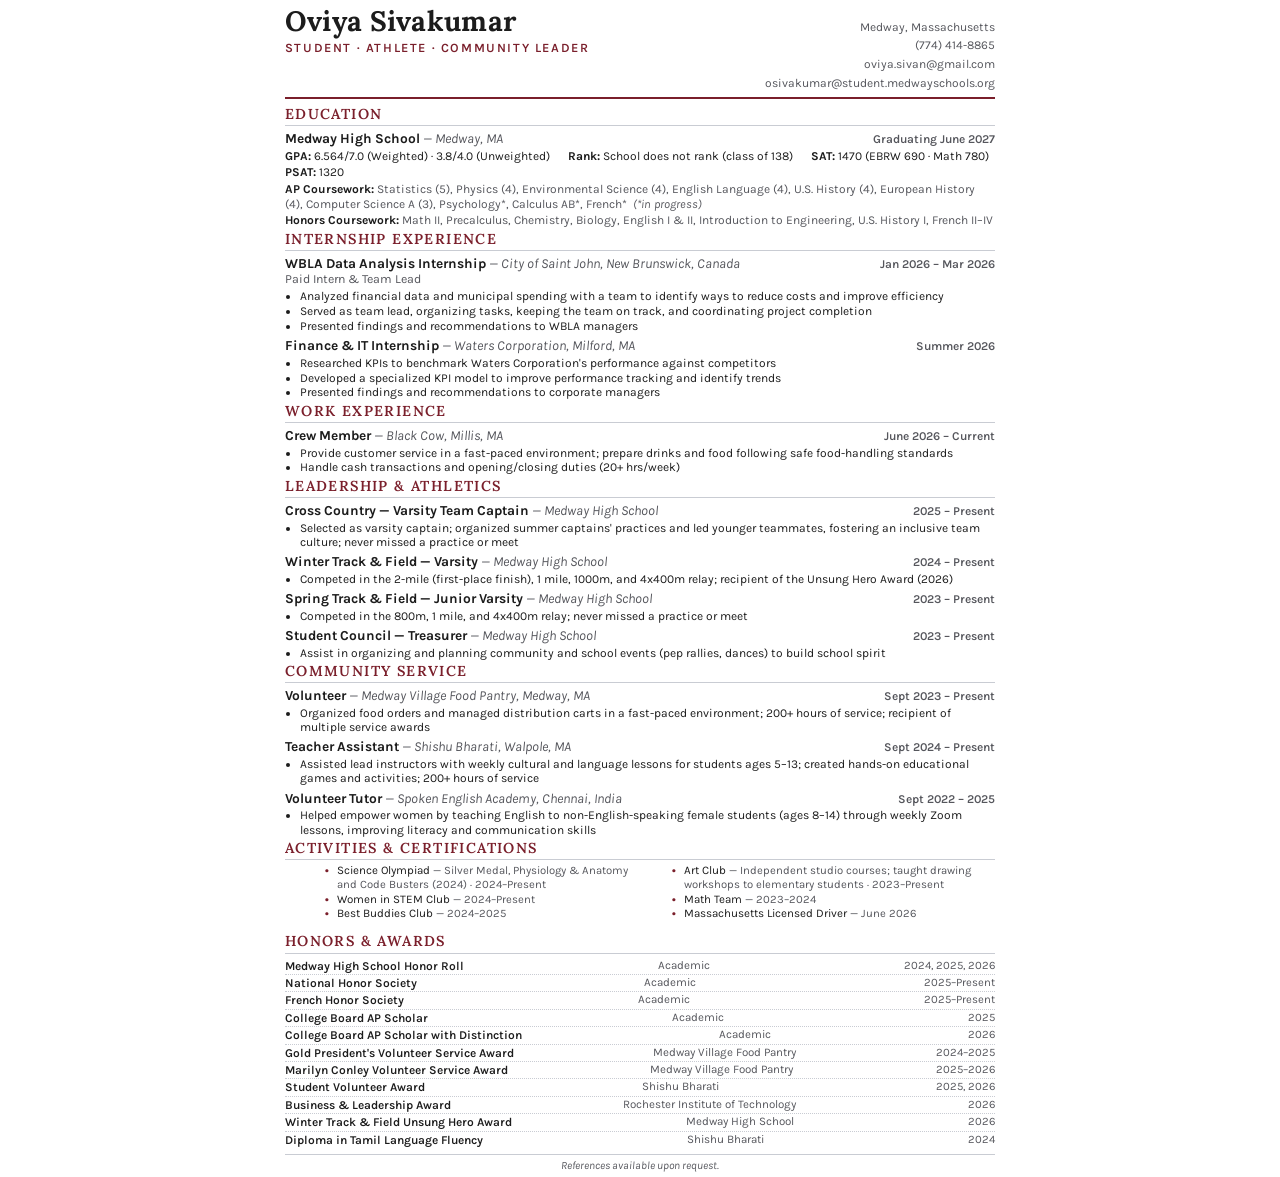
<file: resume/oviya-sivakumar-resume.html>
<!DOCTYPE html>
<html lang="en">
<head>
<meta charset="UTF-8">
<title>Oviya Sivakumar - Resume</title>
<link rel="preconnect" href="https://fonts.googleapis.com">
<link href="https://fonts.googleapis.com/css2?family=Lora:wght@500;600;700&family=Karla:wght@400;500;600;700&display=swap" rel="stylesheet">
<style>
    :root {
        --ink: #1c1c1c;
        --muted: #55565c;
        --rule: #c9ccd3;
        --accent: #7a1f2b;
    }
    * { box-sizing: border-box; }
    @page { size: Letter; margin: 0.3in 0.55in; }
    html, body {
        margin: 0;
        padding: 0;
        color: var(--ink);
        font-family: 'Karla', Arial, sans-serif;
        font-size: 9pt;
        line-height: 1.2;
        -webkit-print-color-adjust: exact;
        print-color-adjust: exact;
    }
    .page {
        max-width: 7.4in;
        margin: 0 auto;
        padding: 0.05in 0;
    }

    /* Header */
    header.resume-header {
        display: flex;
        justify-content: space-between;
        align-items: baseline;
        border-bottom: 2.5px solid var(--accent);
        padding-bottom: 5px;
        margin-bottom: 7px;
    }
    header.resume-header .name {
        font-family: 'Lora', Georgia, serif;
        font-weight: 700;
        font-size: 21pt;
        letter-spacing: 0.3px;
        color: var(--ink);
    }
    header.resume-header .role {
        font-family: 'Karla', Arial, sans-serif;
        font-size: 9.5pt;
        color: var(--accent);
        letter-spacing: 1.6px;
        text-transform: uppercase;
        margin-top: 2px;
        font-weight: 600;
    }
    .contact-block {
        text-align: right;
        font-size: 9pt;
        color: var(--muted);
        line-height: 1.55;
    }
    .contact-block a { color: var(--muted); text-decoration: none; }

    /* Section */
    section { margin-bottom: 3px; }
    h2.section-title {
        font-family: 'Lora', Georgia, serif;
        font-size: 10.8pt;
        font-weight: 600;
        text-transform: uppercase;
        letter-spacing: 1.4px;
        color: var(--accent);
        margin: 0 0 4px 0;
        padding-bottom: 2px;
        border-bottom: 0.75px solid var(--rule);
        break-after: avoid-page;
    }

    /* Entry rows */
    .entry { margin-bottom: 4px; break-inside: avoid-page; page-break-inside: avoid; }
    .entry:last-child { margin-bottom: 0; }
    .entry-head {
        display: flex;
        justify-content: space-between;
        align-items: baseline;
        gap: 10px;
    }
    .entry-title {
        font-weight: 700;
        font-size: 10.3pt;
    }
    .entry-org {
        font-style: italic;
        color: var(--muted);
        font-weight: 400;
    }
    .entry-date {
        white-space: nowrap;
        font-size: 9pt;
        color: var(--muted);
        font-weight: 600;
    }
    .entry-sub {
        font-size: 9.3pt;
        color: var(--muted);
        margin-top: 0.5px;
    }
    ul.bullets {
        margin: 2px 0 0 0;
        padding-left: 15px;
    }
    ul.bullets li {
        margin-bottom: 0.5px;
    }

    /* Education specifics */
    .edu-stats {
        display: flex;
        flex-wrap: wrap;
        gap: 2px 18px;
        margin-top: 2px;
        font-size: 9pt;
    }
    .edu-stats span strong { color: var(--ink); }
    .coursework-line {
        margin-top: 2.5px;
        font-size: 9pt;
        color: var(--muted);
    }
    .coursework-line strong { color: var(--ink); font-weight: 700; }

    /* Two column grid for Activities/Honors */
    .two-col {
        display: grid;
        grid-template-columns: 1fr 1fr;
        gap: 0 24px;
    }

    .chip-list { margin-top: 1px; break-inside: avoid-page; page-break-inside: avoid; }
    .chip-list li { list-style: none; margin: 0 0 0.5px 0; padding-left: 12px; position: relative; font-size: 8.7pt; }
    .chip-list li::before { content: "\2022"; color: var(--accent); position: absolute; left: 0; font-weight: 700; }
    .chip-list .chip-date { color: var(--muted); font-size: 8.5pt; }

    .honors-list { margin: 0; padding: 0; list-style: none; break-inside: avoid-page; page-break-inside: avoid; }
    .honors-list li {
        padding: 1px 0;
        border-bottom: 0.5px dotted var(--rule);
        font-size: 9pt;
        display: flex;
        justify-content: space-between;
        gap: 10px;
    }
    .honors-list li:last-child { border-bottom: none; }
    .honors-list .h-name { font-weight: 600; }
    .honors-list .h-org { color: var(--muted); font-weight: 400; font-size: 8.7pt; }
    .honors-list .h-date { color: var(--muted); white-space: nowrap; font-size: 8.5pt; }

    footer.refs {
        margin-top: 6px;
        padding-top: 4px;
        border-top: 0.75px solid var(--rule);
        font-size: 8.3pt;
        color: var(--muted);
        text-align: center;
        font-style: italic;
    }

    @media print {
        body { font-size: 10pt; }
    }
</style>
</head>
<body>
<div class="page">

    <header class="resume-header">
        <div>
            <div class="name">Oviya Sivakumar</div>
            <div class="role">Student &middot; Athlete &middot; Community Leader</div>
        </div>
        <div class="contact-block">
            Medway, Massachusetts<br>
            <a href="tel:7744148865">(774) 414-8865</a><br>
            <a href="mailto:oviya.sivan@gmail.com">oviya.sivan@gmail.com</a><br>
            <a href="mailto:osivakumar@student.medwayschools.org">osivakumar@student.medwayschools.org</a>
        </div>
    </header>

    <section>
        <h2 class="section-title">Education</h2>
        <div class="entry">
            <div class="entry-head">
                <span class="entry-title">Medway High School <span class="entry-org">&mdash; Medway, MA</span></span>
                <span class="entry-date">Graduating June 2027</span>
            </div>
            <div class="edu-stats">
                <span><strong>GPA:</strong> 6.564/7.0 (Weighted) &middot; 3.8/4.0 (Unweighted)</span>
                <span><strong>Rank:</strong> School does not rank (class of 138)</span>
                <span><strong>SAT:</strong> 1470 (EBRW 690 &middot; Math 780)</span>
                <span><strong>PSAT:</strong> 1320</span>
            </div>
            <div class="coursework-line"><strong>AP Coursework:</strong> Statistics (5), Physics (4), Environmental Science (4), English Language (4), U.S. History (4), European History (4), Computer Science A (3), Psychology*, Calculus AB*, French* &nbsp;<em>(*in progress)</em></div>
            <div class="coursework-line"><strong>Honors Coursework:</strong> Math II, Precalculus, Chemistry, Biology, English I &amp; II, Introduction to Engineering, U.S. History I, French II&ndash;IV</div>
        </div>
    </section>

    <section>
        <h2 class="section-title">Internship Experience</h2>
        <div class="entry">
            <div class="entry-head">
                <span class="entry-title">WBLA Data Analysis Internship <span class="entry-org">&mdash; City of Saint John, New Brunswick, Canada</span></span>
                <span class="entry-date">Jan 2026 &ndash; Mar 2026</span>
            </div>
            <div class="entry-sub">Paid Intern &amp; Team Lead</div>
            <ul class="bullets">
                <li>Analyzed financial data and municipal spending with a team to identify ways to reduce costs and improve efficiency</li>
                <li>Served as team lead, organizing tasks, keeping the team on track, and coordinating project completion</li>
                <li>Presented findings and recommendations to WBLA managers</li>
            </ul>
        </div>
        <div class="entry">
            <div class="entry-head">
                <span class="entry-title">Finance &amp; IT Internship <span class="entry-org">&mdash; Waters Corporation, Milford, MA</span></span>
                <span class="entry-date">Summer 2026</span>
            </div>
            <ul class="bullets">
                <li>Researched KPIs to benchmark Waters Corporation's performance against competitors</li>
                <li>Developed a specialized KPI model to improve performance tracking and identify trends</li>
                <li>Presented findings and recommendations to corporate managers</li>
            </ul>
        </div>
    </section>

    <section>
        <h2 class="section-title">Work Experience</h2>
        <div class="entry">
            <div class="entry-head">
                <span class="entry-title">Crew Member <span class="entry-org">&mdash; Black Cow, Millis, MA</span></span>
                <span class="entry-date">June 2026 &ndash; Current</span>
            </div>
            <ul class="bullets">
                <li>Provide customer service in a fast-paced environment; prepare drinks and food following safe food-handling standards</li>
                <li>Handle cash transactions and opening/closing duties (20+ hrs/week)</li>
            </ul>
        </div>
    </section>

    <section>
        <h2 class="section-title">Leadership &amp; Athletics</h2>
        <div class="entry">
            <div class="entry-head">
                <span class="entry-title">Cross Country &mdash; Varsity Team Captain <span class="entry-org">&mdash; Medway High School</span></span>
                <span class="entry-date">2025 &ndash; Present</span>
            </div>
            <ul class="bullets">
                <li>Selected as varsity captain; organized summer captains' practices and led younger teammates, fostering an inclusive team culture; never missed a practice or meet</li>
            </ul>
        </div>
        <div class="entry">
            <div class="entry-head">
                <span class="entry-title">Winter Track &amp; Field &mdash; Varsity <span class="entry-org">&mdash; Medway High School</span></span>
                <span class="entry-date">2024 &ndash; Present</span>
            </div>
            <ul class="bullets">
                <li>Competed in the 2-mile (first-place finish), 1 mile, 1000m, and 4x400m relay; recipient of the Unsung Hero Award (2026)</li>
            </ul>
        </div>
        <div class="entry">
            <div class="entry-head">
                <span class="entry-title">Spring Track &amp; Field &mdash; Junior Varsity <span class="entry-org">&mdash; Medway High School</span></span>
                <span class="entry-date">2023 &ndash; Present</span>
            </div>
            <ul class="bullets">
                <li>Competed in the 800m, 1 mile, and 4x400m relay; never missed a practice or meet</li>
            </ul>
        </div>
        <div class="entry">
            <div class="entry-head">
                <span class="entry-title">Student Council &mdash; Treasurer <span class="entry-org">&mdash; Medway High School</span></span>
                <span class="entry-date">2023 &ndash; Present</span>
            </div>
            <ul class="bullets">
                <li>Assist in organizing and planning community and school events (pep rallies, dances) to build school spirit</li>
            </ul>
        </div>
    </section>

    <section>
        <h2 class="section-title">Community Service</h2>
        <div class="entry">
            <div class="entry-head">
                <span class="entry-title">Volunteer <span class="entry-org">&mdash; Medway Village Food Pantry, Medway, MA</span></span>
                <span class="entry-date">Sept 2023 &ndash; Present</span>
            </div>
            <ul class="bullets">
                <li>Organized food orders and managed distribution carts in a fast-paced environment; 200+ hours of service; recipient of multiple service awards</li>
            </ul>
        </div>
        <div class="entry">
            <div class="entry-head">
                <span class="entry-title">Teacher Assistant <span class="entry-org">&mdash; Shishu Bharati, Walpole, MA</span></span>
                <span class="entry-date">Sept 2024 &ndash; Present</span>
            </div>
            <ul class="bullets">
                <li>Assisted lead instructors with weekly cultural and language lessons for students ages 5&ndash;13; created hands-on educational games and activities; 200+ hours of service</li>
            </ul>
        </div>
        <div class="entry">
            <div class="entry-head">
                <span class="entry-title">Volunteer Tutor <span class="entry-org">&mdash; Spoken English Academy, Chennai, India</span></span>
                <span class="entry-date">Sept 2022 &ndash; 2025</span>
            </div>
            <ul class="bullets">
                <li>Helped empower women by teaching English to non-English-speaking female students (ages 8&ndash;14) through weekly Zoom lessons, improving literacy and communication skills</li>
            </ul>
        </div>
    </section>

    <section>
        <h2 class="section-title">Activities &amp; Certifications</h2>
        <ul class="chip-list two-col">
            <li>Science Olympiad <span class="chip-date">&mdash; Silver Medal, Physiology &amp; Anatomy and Code Busters (2024) &middot; 2024&ndash;Present</span></li>
            <li>Art Club <span class="chip-date">&mdash; Independent studio courses; taught drawing workshops to elementary students &middot; 2023&ndash;Present</span></li>
            <li>Women in STEM Club <span class="chip-date">&mdash; 2024&ndash;Present</span></li>
            <li>Math Team <span class="chip-date">&mdash; 2023&ndash;2024</span></li>
            <li>Best Buddies Club <span class="chip-date">&mdash; 2024&ndash;2025</span></li>
            <li>Massachusetts Licensed Driver <span class="chip-date">&mdash; June 2026</span></li>
        </ul>
    </section>

    <section>
        <h2 class="section-title">Honors &amp; Awards</h2>
        <ul class="honors-list">
            <li><span class="h-name">Medway High School Honor Roll</span><span class="h-org">Academic</span><span class="h-date">2024, 2025, 2026</span></li>
            <li><span class="h-name">National Honor Society</span><span class="h-org">Academic</span><span class="h-date">2025&ndash;Present</span></li>
            <li><span class="h-name">French Honor Society</span><span class="h-org">Academic</span><span class="h-date">2025&ndash;Present</span></li>
            <li><span class="h-name">College Board AP Scholar</span><span class="h-org">Academic</span><span class="h-date">2025</span></li>
            <li><span class="h-name">College Board AP Scholar with Distinction</span><span class="h-org">Academic</span><span class="h-date">2026</span></li>
            <li><span class="h-name">Gold President's Volunteer Service Award</span><span class="h-org">Medway Village Food Pantry</span><span class="h-date">2024&ndash;2025</span></li>
            <li><span class="h-name">Marilyn Conley Volunteer Service Award</span><span class="h-org">Medway Village Food Pantry</span><span class="h-date">2025&ndash;2026</span></li>
            <li><span class="h-name">Student Volunteer Award</span><span class="h-org">Shishu Bharati</span><span class="h-date">2025, 2026</span></li>
            <li><span class="h-name">Business &amp; Leadership Award</span><span class="h-org">Rochester Institute of Technology</span><span class="h-date">2026</span></li>
            <li><span class="h-name">Winter Track &amp; Field Unsung Hero Award</span><span class="h-org">Medway High School</span><span class="h-date">2026</span></li>
            <li><span class="h-name">Diploma in Tamil Language Fluency</span><span class="h-org">Shishu Bharati</span><span class="h-date">2024</span></li>
        </ul>
    </section>

    <footer class="refs">References available upon request.</footer>

</div>
</body>
</html>
</file>
